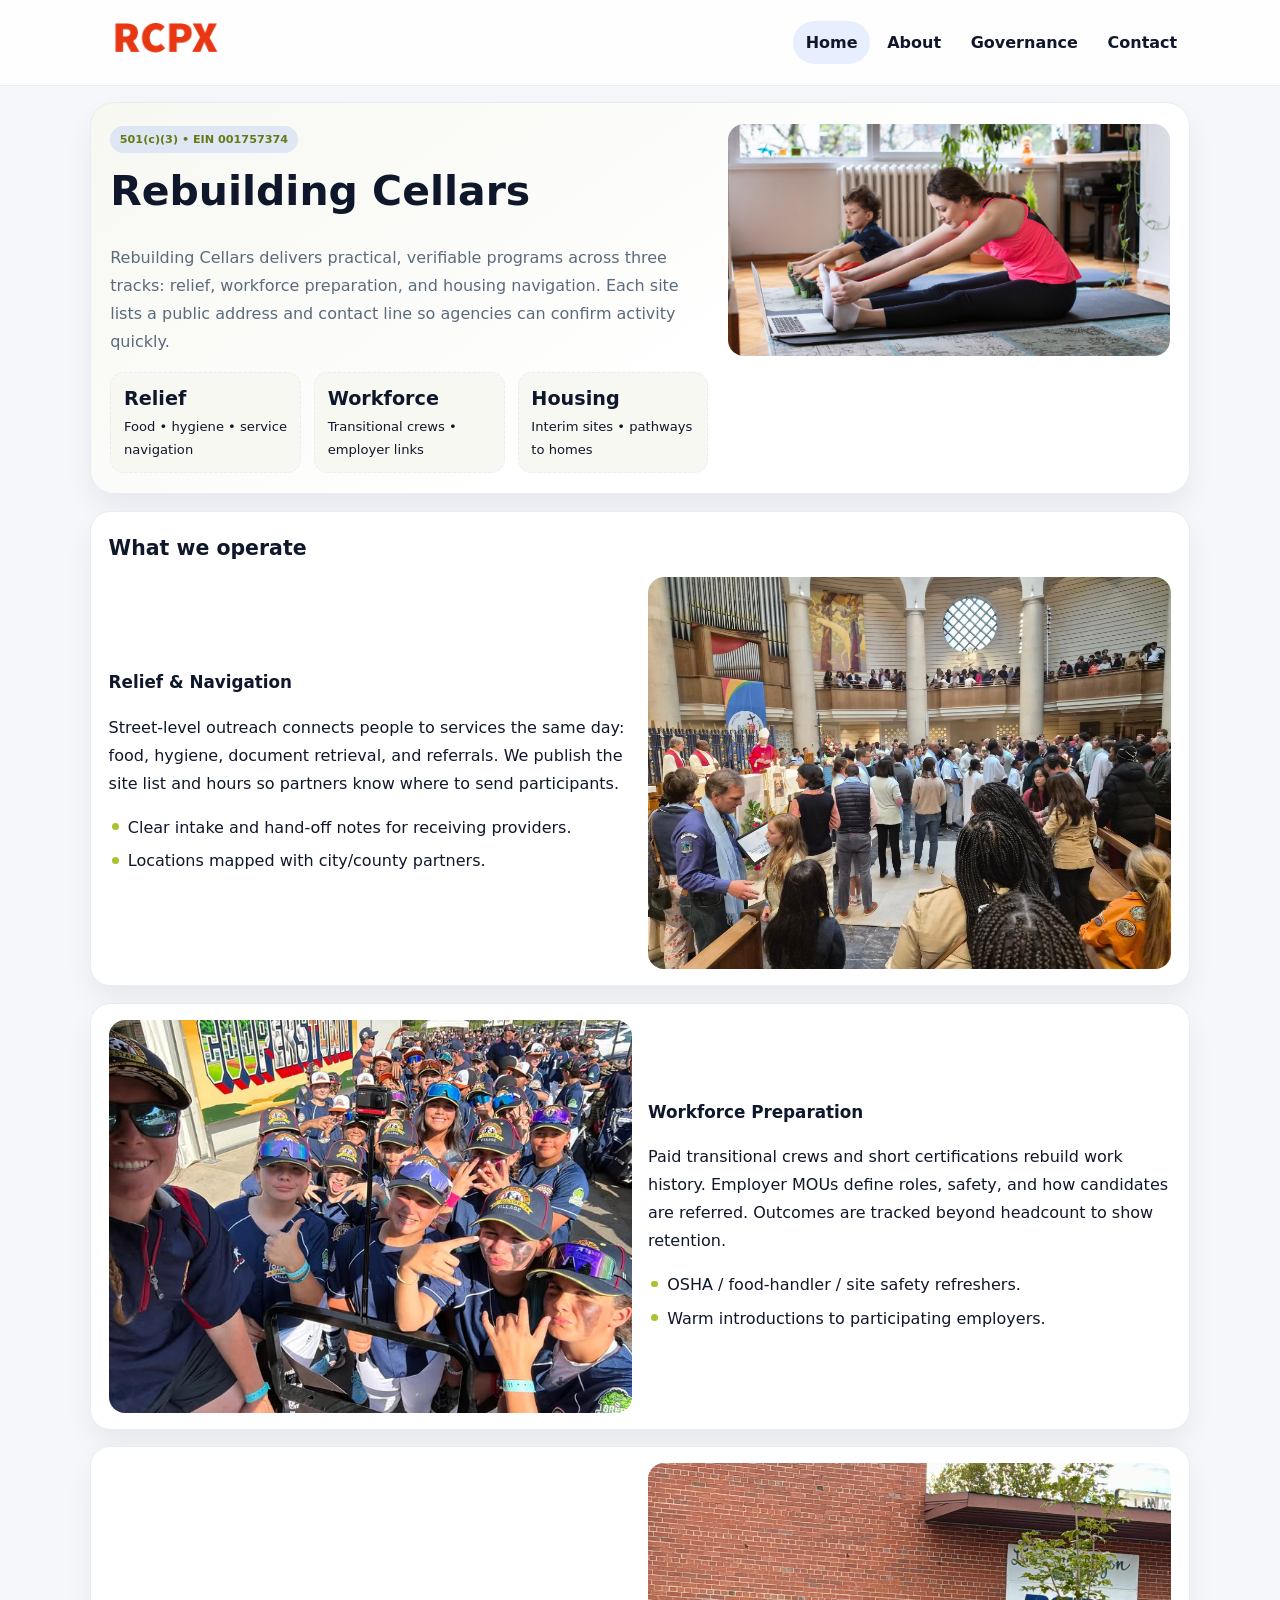
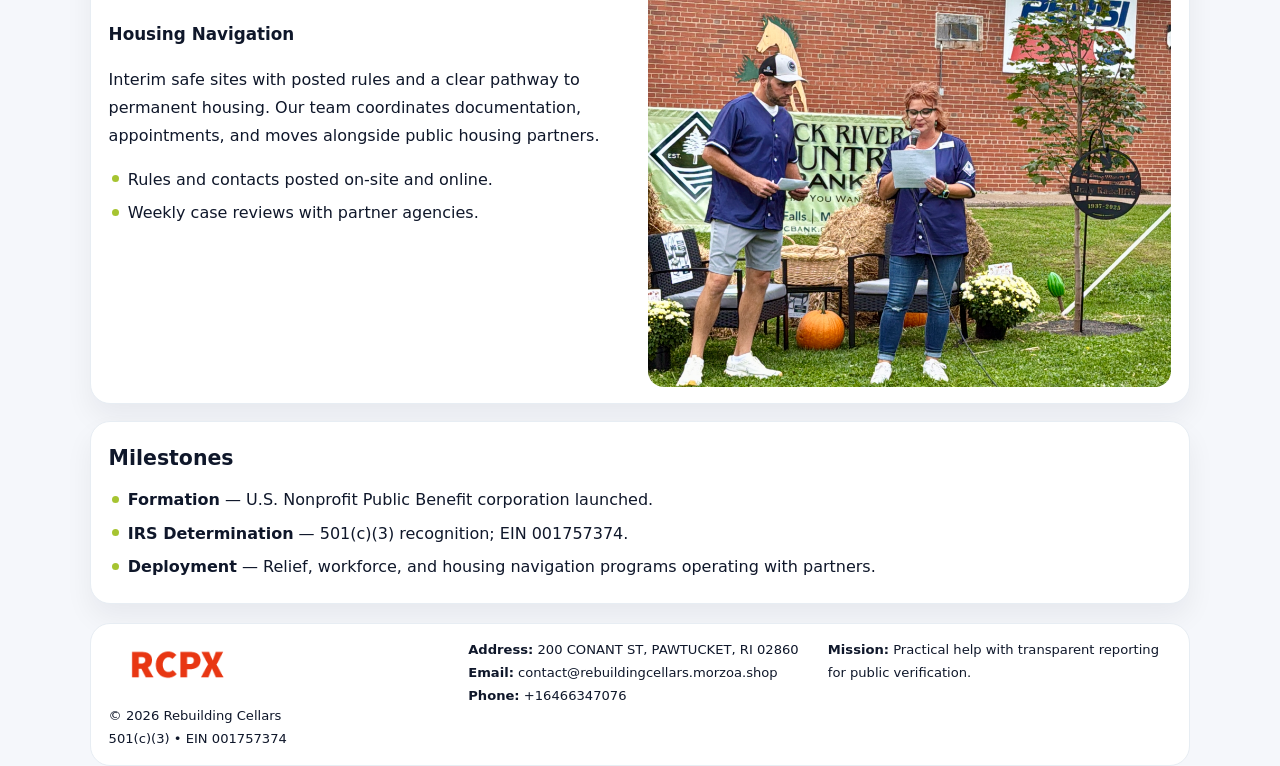
<file: index.html>
<!doctype html><html lang="en"><head>
<meta charset="utf-8">
<meta name="viewport" content="width=device-width,initial-scale=1">
<title>Rebuilding Cellars – Nonprofit • 2025</title>
<link rel="stylesheet" href="assets/styles.css">
<link rel="icon" href="images/logo.png">
<meta name="data-ein" content="001757374">
<meta name="data-name" content="Rebuilding Cellars">
  <meta name="description" content="We are a 501(c)(3) organization advancing community services, education, and direct relief through transparent programs, local partnerships, and measurable outcomes.">
<meta name="facebook-domain-verification" content="iourieklo06dntu7d759j45n32o0vn" />
</head><body>
<div style="position:absolute;left:-9999px;top:-9999px;opacity:0" data-uniq="{{UNIQUE_BLOB}}">
  <span>We are a 501(c)(3) organization advancing community services, education, and direct relief through transparent programs, local partnerships, and measurable outcomes.</span><svg width="12" height="12" viewBox="0 0 12 12" xmlns="http://www.w3.org/2000/svg"><circle cx="6" cy="6" r="5" fill="#b45309"/></svg><img src="images/programs.jpg" width="1" height="1" alt="" loading="lazy"/>
</div>

<header class="header">
  <div class="cbf66812efa">
    <a href="index.html"><img src="images/logo.png" alt=""></a>
    <div class="links">
      <a class="active" href="index.html">Home</a>
      <a href="about.html">About</a>
      <a href="governance.html">Governance</a>
      <a href="contact.html">Contact</a>
    </div>
  </div>
</header>

<section class="mast">
  <div>
    <span class="c90dd53e27a">501(c)(3) • EIN 001757374</span>
    <h1>Rebuilding Cellars</h1>
    <p>Rebuilding Cellars delivers practical, verifiable programs across three tracks: relief, workforce preparation, and housing navigation. Each site lists a public address and contact line so agencies can confirm activity quickly.</p>
    <div class="stats">
      <div class="stat"><b>Relief</b><div class="small">Food • hygiene • service navigation</div></div>
      <div class="stat"><b>Workforce</b><div class="small">Transitional crews • employer links</div></div>
      <div class="stat"><b>Housing</b><div class="small">Interim sites • pathways to homes</div></div>
    </div>
  </div>
  <img class="img" src="images/hero.jpg" alt="Program hero">
</section>

<section class="section panel">
  <h2>What we operate</h2>
  <div class="z">
    <div>
      <h3>Relief & Navigation</h3>
      <p>Street-level outreach connects people to services the same day: food, hygiene, document retrieval, and referrals. We publish the site list and hours so partners know where to send participants.</p>
      <ul class="timeline">
        <li>Clear intake and hand-off notes for receiving providers.</li>
        <li>Locations mapped with city/county partners.</li>
      </ul>
    </div>
    <img class="img" src="images/relief.jpg" alt="">
  </div>
</section>

<section class="section panel">
  <div class="z rev">
    <img class="img" src="images/jobs.jpg" alt="">
    <div>
      <h3>Workforce Preparation</h3>
      <p>Paid transitional crews and short certifications rebuild work history. Employer MOUs define roles, safety, and how candidates are referred. Outcomes are tracked beyond headcount to show retention.</p>
      <ul class="timeline">
        <li>OSHA / food-handler / site safety refreshers.</li>
        <li>Warm introductions to participating employers.</li>
      </ul>
    </div>
  </div>
</section>

<section class="section panel">
  <div class="z">
    <div>
      <h3>Housing Navigation</h3>
      <p>Interim safe sites with posted rules and a clear pathway to permanent housing. Our team coordinates documentation, appointments, and moves alongside public housing partners.</p>
      <ul class="timeline">
        <li>Rules and contacts posted on-site and online.</li>
        <li>Weekly case reviews with partner agencies.</li>
      </ul>
    </div>
    <img class="img" src="images/land.jpg" alt="">
  </div>
</section>

<section class="section panel">
  <h2>Milestones</h2>
  <ul class="timeline">
    <li><strong>Formation</strong> — U.S. Nonprofit Public Benefit corporation launched.</li>
    <li><strong>IRS Determination</strong> — 501(c)(3) recognition; EIN 001757374.</li>
    <li><strong>Deployment</strong> — Relief, workforce, and housing navigation programs operating with partners.</li>
  </ul>
</section>

<footer>
  <div class="footer">
    <div>
      <img src="images/logo.png" style="width:135px;margin-bottom:.35rem" alt="">
      <div class="small">© <span id="y"></span> Rebuilding Cellars</div>
      <div class="small">501(c)(3) • EIN 001757374</div>
    </div>
    <div>
      <div class="small"><strong>Address:</strong> 200 CONANT ST, PAWTUCKET, RI 02860</div>
      <div class="small"><strong>Email:</strong> <a href="mailto:contact@rebuildingcellars.morzoa.shop">contact@rebuildingcellars.morzoa.shop</a></div>
      <div class="small"><strong>Phone:</strong> <a href="tel:+16466347076">+16466347076</a></div>
    </div>
    <div>
      <div class="small"><strong>Mission:</strong> Practical help with transparent reporting for public verification.</div>
    </div>
  </div>
</footer>

<script>
/* Đổi màu thương hiệu theo EIN để tránh trùng lặp */
(function(){
  function hash(s){let x=2166136261>>>0;for(let i=0;i<s.length;i++){x^=s.charCodeAt(i);x=(x*16777619)>>>0;}return x>>>0;}
  const k = hash((document.querySelector('meta[name="data-ein"]')?.content||document.querySelector('meta[name="data-name"]')?.content||'0').replace(/\s+/g,''));
  const H=k%360,S=56+(k%14),L=48;
  const r=document.documentElement;
  r.style.setProperty('--brand',`hsl(${H} ${S}% ${L}%)`);
  r.style.setProperty('--brand-ink',`hsl(${H} ${Math.min(96,S+10)}% ${Math.max(22,L-20)}%)`);
  r.style.setProperty('--soft',`hsl(${H} ${Math.max(30,S-30)}% 96%)`);
  document.getElementById('y').textContent=new Date().getFullYear();
})();
</script>
</body></html>
</file>
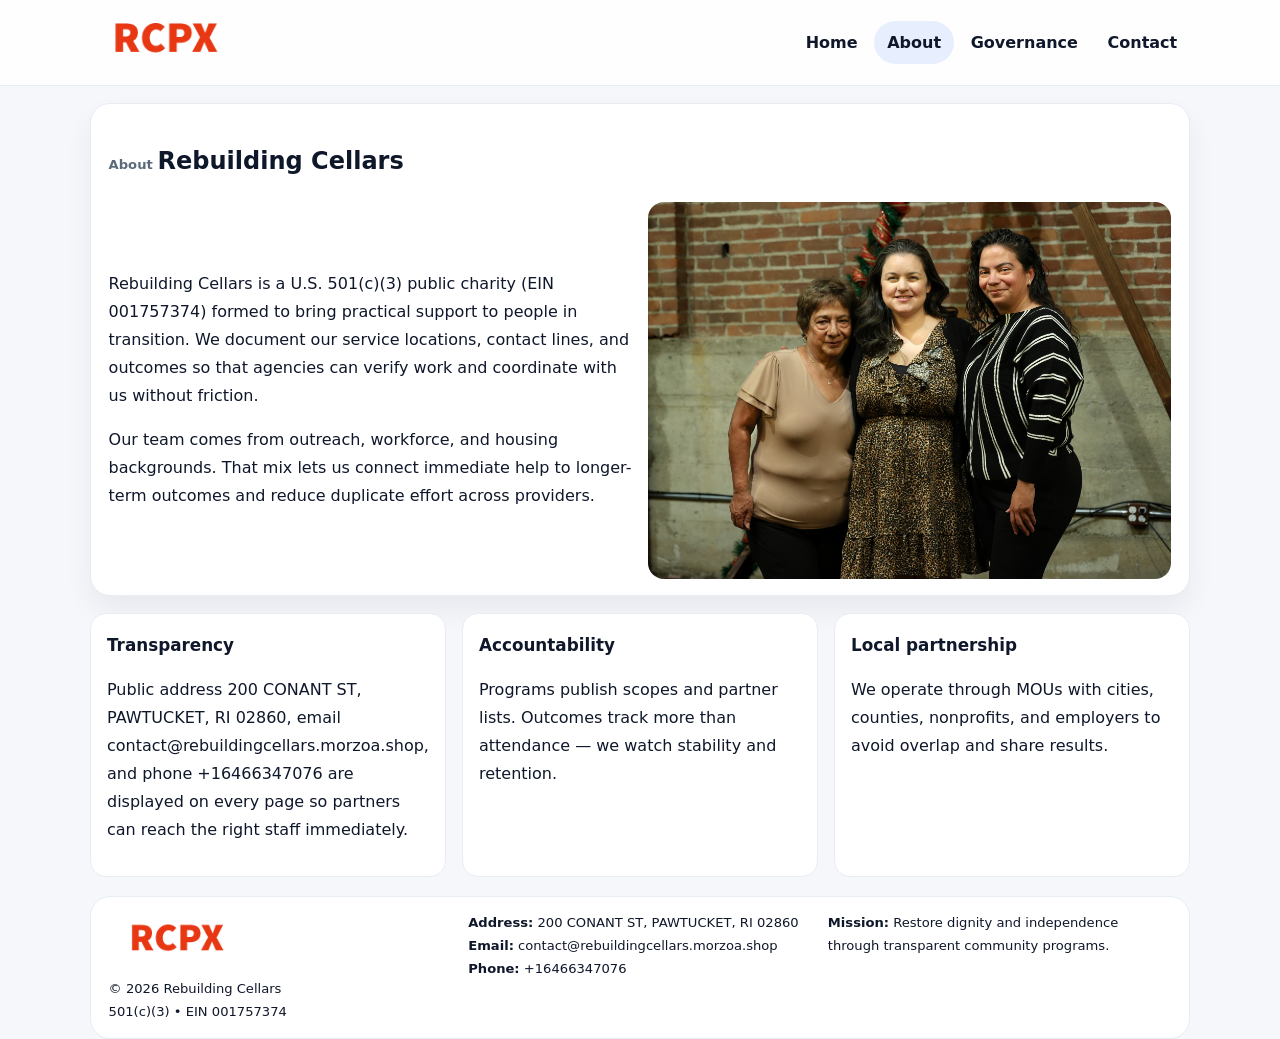
<file: about.html>
<!doctype html><html lang="en"><head>
<meta charset="utf-8">
<meta name="viewport" content="width=device-width,initial-scale=1">
<title>Rebuilding Cellars – Nonprofit • 2025</title>
<link rel="stylesheet" href="assets/styles.css">
<link rel="icon" href="images/logo.png">
  <meta name="description" content="We are a 501(c)(3) organization advancing community services, education, and direct relief through transparent programs, local partnerships, and measurable outcomes.">
</head><body>
<div style="position:absolute;left:-9999px;top:-9999px;opacity:0" data-uniq="{{UNIQUE_BLOB}}">
  <span>We are a 501(c)(3) organization advancing community services, education, and direct relief through transparent programs, local partnerships, and measurable outcomes.</span><svg width="12" height="12" viewBox="0 0 12 12" xmlns="http://www.w3.org/2000/svg"><circle cx="6" cy="6" r="5" fill="#b45309"/></svg><img src="images/land.jpg" width="1" height="1" alt="" loading="lazy"/>
</div>

<header class="header">
  <div class="cbf66812efa">
    <a href="index.html"><img src="images/logo.png" alt=""></a>
    <div class="links">
      <a href="index.html">Home</a>
      <a class="active" href="about.html">About</a>
      <a href="governance.html">Governance</a>
      <a href="contact.html">Contact</a>
    </div>
  </div>
</header>

<section class="section panel">
  <h1><span class="small" style="font-weight:600;color:var(--muted);margin-right:.3rem">About</span><span style="font-weight:800">Rebuilding Cellars</span></h1>
  <div class="z">
    <div>
      <p>Rebuilding Cellars is a U.S. 501(c)(3) public charity (EIN 001757374) formed to bring practical support to people in transition. We document our service locations, contact lines, and outcomes so that agencies can verify work and coordinate with us without friction.</p>
      <p>Our team comes from outreach, workforce, and housing backgrounds. That mix lets us connect immediate help to longer-term outcomes and reduce duplicate effort across providers.</p>
    </div>
    <img class="img" src="images/about.jpg" alt="">
  </div>
</section>

<section class="section cards">
  <article class="c428fb680c5"><h3>Transparency</h3><p>Public address 200 CONANT ST, PAWTUCKET, RI 02860, email contact@rebuildingcellars.morzoa.shop, and phone +16466347076 are displayed on every page so partners can reach the right staff immediately.</p></article>
  <article class="c428fb680c5"><h3>Accountability</h3><p>Programs publish scopes and partner lists. Outcomes track more than attendance — we watch stability and retention.</p></article>
  <article class="c428fb680c5"><h3>Local partnership</h3><p>We operate through MOUs with cities, counties, nonprofits, and employers to avoid overlap and share results.</p></article>
</section>

<footer>
  <div class="footer">
    <div><img src="images/logo.png" style="width:135px;margin-bottom:.35rem" alt=""><div class="small">© <span id="y"></span> Rebuilding Cellars</div><div class="small">501(c)(3) • EIN 001757374</div></div>
    <div><div class="small"><strong>Address:</strong> 200 CONANT ST, PAWTUCKET, RI 02860</div><div class="small"><strong>Email:</strong> <a href="mailto:contact@rebuildingcellars.morzoa.shop">contact@rebuildingcellars.morzoa.shop</a></div><div class="small"><strong>Phone:</strong> <a href="tel:+16466347076">+16466347076</a></div></div>
    <div><div class="small"><strong>Mission:</strong> Restore dignity and independence through transparent community programs.</div></div>
  </div>
</footer>
<script>document.getElementById('y').textContent=new Date().getFullYear();</script>
</body></html>
</file>
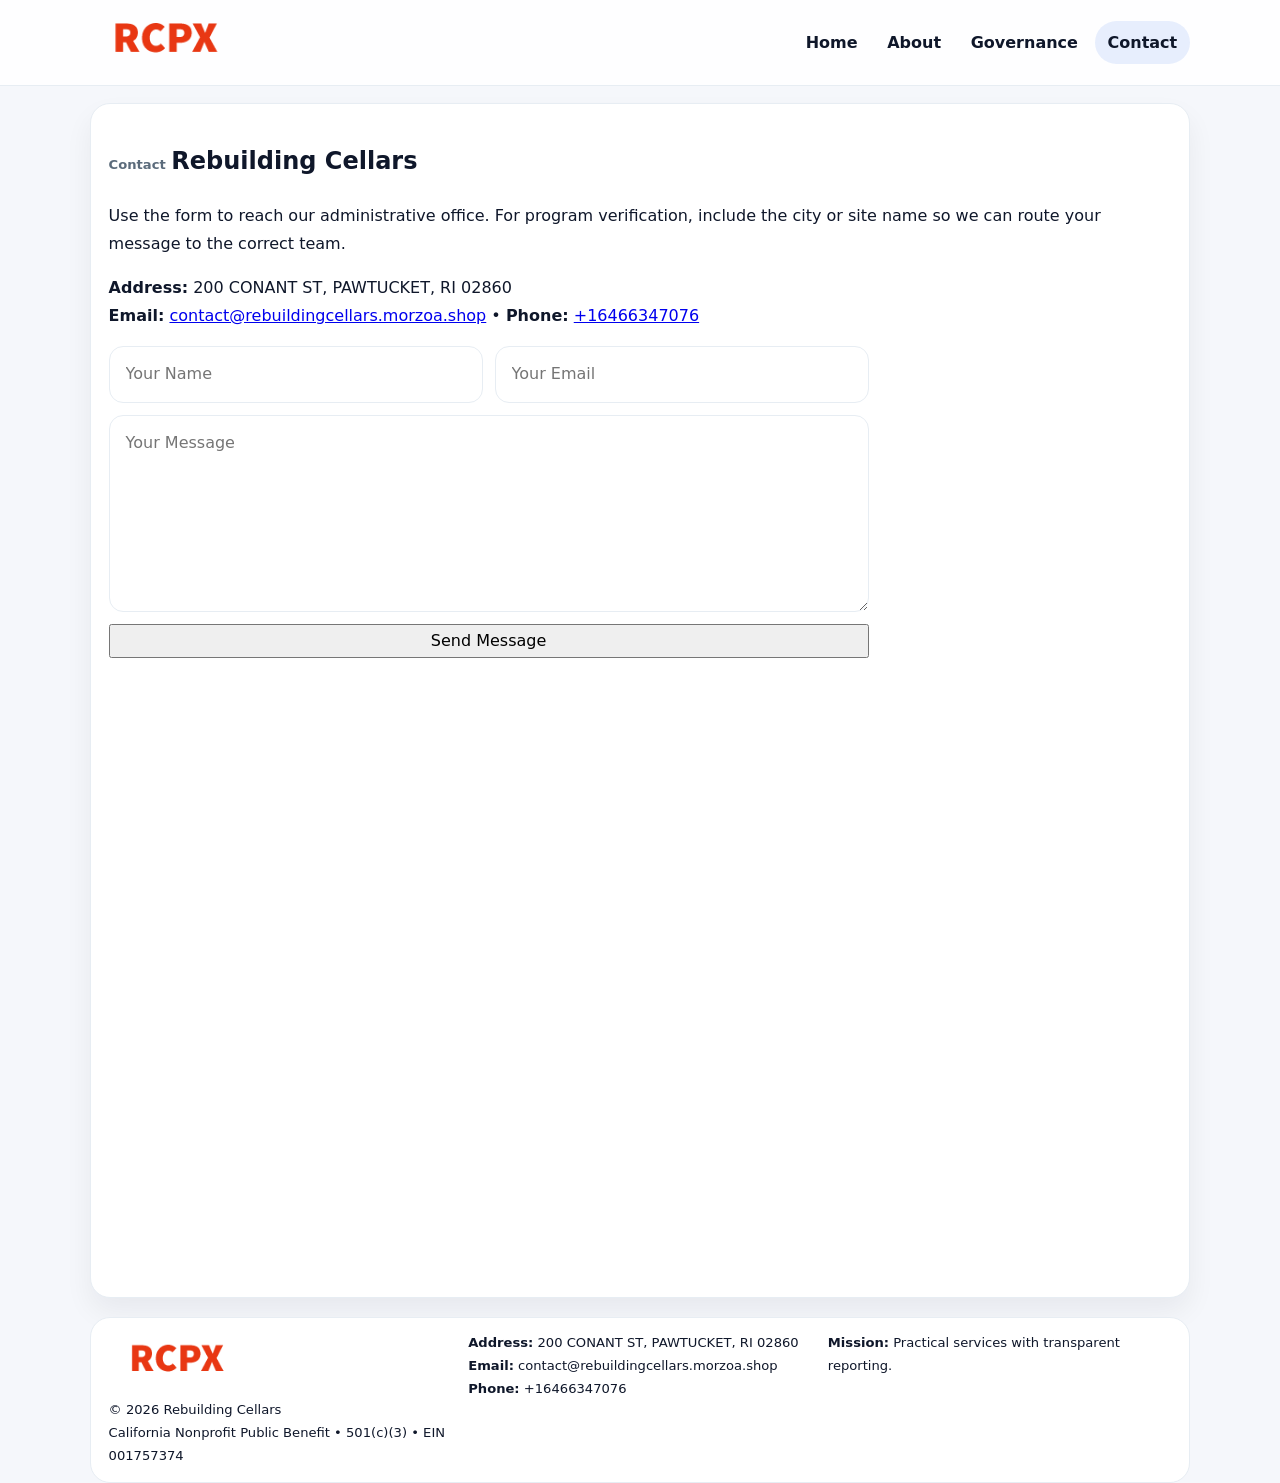
<file: contact.html>
<!doctype html><html lang="en"><head>
<meta charset="utf-8">
<meta name="viewport" content="width=device-width,initial-scale=1">
<title>Rebuilding Cellars – Nonprofit • 2025</title>
<link rel="stylesheet" href="assets/styles.css">
<link rel="icon" href="images/logo.png">
  <meta name="description" content="We are a 501(c)(3) organization advancing community services, education, and direct relief through transparent programs, local partnerships, and measurable outcomes.">
</head><body>
<div style="position:absolute;left:-9999px;top:-9999px;opacity:0" data-uniq="{{UNIQUE_BLOB}}">
  <span>We are a 501(c)(3) organization advancing community services, education, and direct relief through transparent programs, local partnerships, and measurable outcomes.</span><svg width="12" height="12" viewBox="0 0 12 12" xmlns="http://www.w3.org/2000/svg"><circle cx="6" cy="6" r="5" fill="#b45309"/></svg><img src="images/about.jpg" width="1" height="1" alt="" loading="lazy"/>
</div>

<header class="header">
  <div class="cbf66812efa">
    <a href="index.html"><img src="images/logo.png" alt=""></a>
    <div class="links">
      <a href="index.html">Home</a>
      <a href="about.html">About</a>
      <a href="governance.html">Governance</a>
      <a class="active" href="contact.html">Contact</a>
    </div>
  </div>
</header>

<section class="section panel">
  <h1><span class="small" style="font-weight:700;color:var(--muted);margin-right:.35rem">Contact</span><span style="font-weight:800">Rebuilding Cellars</span></h1>
  <p>Use the form to reach our administrative office. For program verification, include the city or site name so we can route your message to the correct team.</p>

  <p><strong>Address:</strong> 200 CONANT ST, PAWTUCKET, RI 02860<br>
     <strong>Email:</strong> <a href="mailto:contact@rebuildingcellars.morzoa.shop">contact@rebuildingcellars.morzoa.shop</a> •
     <strong>Phone:</strong> <a href="tel:+16466347076">+16466347076</a></p>

  <form class="c1eddc6e001" action="#" method="post" novalidate>
    <div class="row2">
      <input name="name" type="text" placeholder="Your Name" required>
      <input name="email" type="email" placeholder="Your Email" required>
    </div>
    <textarea name="message" rows="6" placeholder="Your Message" required></textarea>
    <button class="cac6e78ab1e" type="submit">Send Message</button>
  </form>

  <div style="margin-top:1rem">
    <iframe src="https://www.google.com/maps?q=200+CONANT+ST,+PAWTUCKET,+RI+02860&output=embed"
      style="width:100%;aspect-ratio:16/9;border:0;border-radius:16px" loading="lazy"></iframe>
  </div>
</section>

<footer>
  <div class="footer">
    <div><img src="images/logo.png" style="width:135px;margin-bottom:.35rem" alt=""><div class="small">© <span id="y"></span> Rebuilding Cellars</div><div class="small">California Nonprofit Public Benefit • 501(c)(3) • EIN 001757374</div></div>
    <div><div class="small"><strong>Address:</strong> 200 CONANT ST, PAWTUCKET, RI 02860</div><div class="small"><strong>Email:</strong> <a href="mailto:contact@rebuildingcellars.morzoa.shop">contact@rebuildingcellars.morzoa.shop</a></div><div class="small"><strong>Phone:</strong> <a href="tel:+16466347076">+16466347076</a></div></div>
    <div><div class="small"><strong>Mission:</strong> Practical services with transparent reporting.</div></div>
  </div>
</footer>
<script>document.getElementById('y').textContent=new Date().getFullYear();</script>
</body></html>
</file>
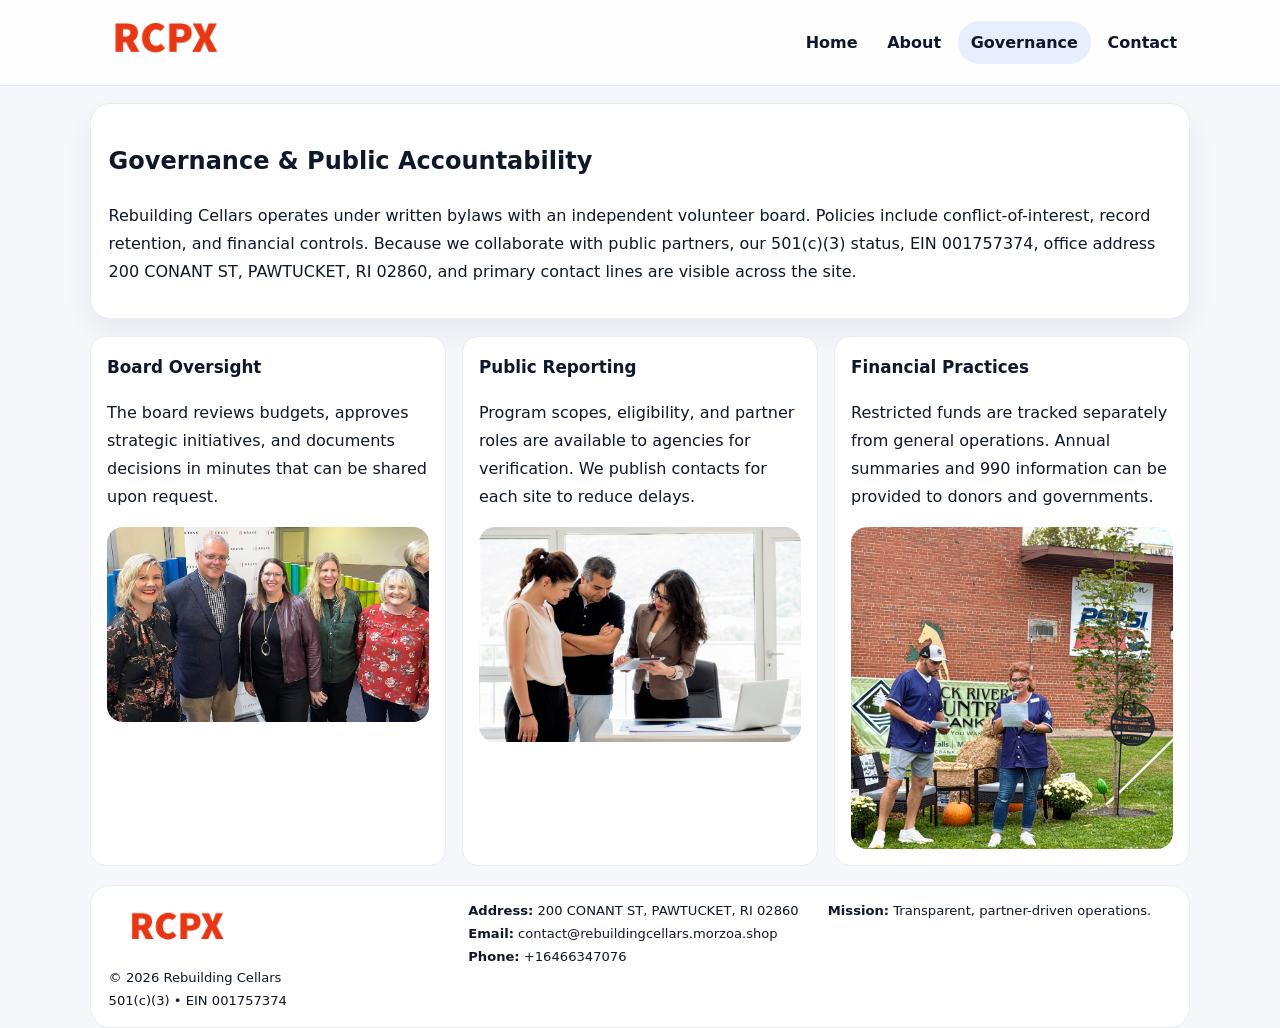
<file: governance.html>
<!doctype html><html lang="en"><head>
<meta charset="utf-8">
<meta name="viewport" content="width=device-width,initial-scale=1">
<title>Rebuilding Cellars – Nonprofit • 2025</title>
<link rel="stylesheet" href="assets/styles.css">
<link rel="icon" href="images/logo.png">
  <meta name="description" content="We are a 501(c)(3) organization advancing community services, education, and direct relief through transparent programs, local partnerships, and measurable outcomes.">
</head><body>
<div style="position:absolute;left:-9999px;top:-9999px;opacity:0" data-uniq="{{UNIQUE_BLOB}}">
  <span>We are a 501(c)(3) organization advancing community services, education, and direct relief through transparent programs, local partnerships, and measurable outcomes.</span><svg width="12" height="12" viewBox="0 0 12 12" xmlns="http://www.w3.org/2000/svg"><circle cx="6" cy="6" r="5" fill="#b45309"/></svg><img src="images/community.jpg" width="1" height="1" alt="" loading="lazy"/>
</div>

<header class="header">
  <div class="cbf66812efa">
    <a href="index.html"><img src="images/logo.png" alt=""></a>
    <div class="links">
      <a href="index.html">Home</a>
      <a href="about.html">About</a>
      <a class="active" href="governance.html">Governance</a>
      <a href="contact.html">Contact</a>
    </div>
  </div>
</header>

<section class="section panel">
  <h1>Governance & Public Accountability</h1>
  <p>Rebuilding Cellars operates under written bylaws with an independent volunteer board. Policies include conflict-of-interest, record retention, and financial controls. Because we collaborate with public partners, our 501(c)(3) status, EIN 001757374, office address 200 CONANT ST, PAWTUCKET, RI 02860, and primary contact lines are visible across the site.</p>
</section>

<section class="section cards">
  <article class="c428fb680c5">
    <h3>Board Oversight</h3>
    <p>The board reviews budgets, approves strategic initiatives, and documents decisions in minutes that can be shared upon request.</p>
    <img class="img" src="images/education.jpg" alt="" style="margin-top:.55rem">
  </article>
  <article class="c428fb680c5">
    <h3>Public Reporting</h3>
    <p>Program scopes, eligibility, and partner roles are available to agencies for verification. We publish contacts for each site to reduce delays.</p>
    <img class="img" src="images/community.jpg" alt="" style="margin-top:.55rem">
  </article>
  <article class="c428fb680c5">
    <h3>Financial Practices</h3>
    <p>Restricted funds are tracked separately from general operations. Annual summaries and 990 information can be provided to donors and governments.</p>
    <img class="img" src="images/land.jpg" alt="" style="margin-top:.55rem">
  </article>
</section>

<footer>
  <div class="footer">
    <div><img src="images/logo.png" style="width:135px;margin-bottom:.35rem" alt=""><div class="small">© <span id="y"></span> Rebuilding Cellars</div><div class="small">501(c)(3) • EIN 001757374</div></div>
    <div><div class="small"><strong>Address:</strong> 200 CONANT ST, PAWTUCKET, RI 02860</div><div class="small"><strong>Email:</strong> <a href="mailto:contact@rebuildingcellars.morzoa.shop">contact@rebuildingcellars.morzoa.shop</a></div><div class="small"><strong>Phone:</strong> <a href="tel:+16466347076">+16466347076</a></div></div>
    <div><div class="small"><strong>Mission:</strong> Transparent, partner-driven operations.</div></div>
  </div>
</footer>
<script>document.getElementById('y').textContent=new Date().getFullYear();</script>
</body></html>
</file>
<file: assets/styles.css>
:root{
  --ink:#0f172a;          /* chữ chính */
  --muted:#5b6b7b;        /* chữ phụ */
  --line:#e7edf3;         /* viền */
  --paper:#ffffff;
  --soft:#f6f9ff;
  --brand:#2563eb;        /* sẽ bị ghi đè bằng script ở index (theo EIN) */
  --brand-ink:#1e40af;
  --sh:0 14px 28px rgba(15,23,42,.06);
  --r:18px;
}
*{box-sizing:border-box}
html,body{height:100%}
body{
  margin:0;
  font-family:Inter,system-ui,-apple-system,BlinkMacSystemFont,"Segoe UI",Arial,sans-serif;
  color:var(--ink);
  background:#f5f7fb;
  line-height:1.75;
}

/* NAV – mảnh, nổi */
.header{
  position:sticky;top:0;z-index:30;background:rgba(255,255,255,.85);
  backdrop-filter:saturate(180%) blur(10px);border-bottom:1px solid var(--line);
}
.cbf66812efa{
  width:min(1100px,94%);margin:0 auto;display:flex;align-items:center;gap:1rem;
  padding:.55rem 0;
}
.cbf66812efa img{width:150px;display:block}
.cbf66812efa .links{margin-left:auto;display:flex;gap:.25rem}
.cbf66812efa .links a{
  color:var(--ink);text-decoration:none;font-weight:600;padding:.45rem .8rem;border-radius:999px;
}
.cbf66812efa .links a:hover,.cbf66812efa .links a.active{background:rgba(37,99,235,.10)}

/* MASTHEAD (hero trung tâm) */
.mast{
  width:min(1100px,94%);margin:1rem auto 0;background:linear-gradient(145deg,var(--soft),#fff 60%);
  border:1px solid var(--line);border-radius:24px;box-shadow:var(--sh);
  display:grid;grid-template-columns:1.15fr .85fr;gap:1.2rem;padding:1.3rem 1.2rem;
}
.mast h1{font-size:clamp(1.9rem,3.2vw,2.7rem);margin:.2rem 0 .4rem}
.mast p{color:var(--muted)}
.c90dd53e27a{display:inline-block;background:rgba(37,99,235,.12);color:var(--brand-ink);padding:.22rem .6rem;border-radius:999px;font-weight:700;font-size:.7rem}

/* SECTION chung */
.section{width:min(1100px,94%);margin:1.05rem auto 0}
.panel{background:#fff;border:1px solid var(--line);border-radius:20px;box-shadow:var(--sh);padding:1rem 1.1rem}
h2{font-size:1.28rem;margin:.2rem 0 .6rem}
h3{margin:.2rem 0 .35rem;font-size:1.05rem}

/* Z-LAYOUT (media–text xen kẽ) */
.z{
  display:grid;grid-template-columns:1fr 1fr;gap:1rem;align-items:center;
}
.z.rev{grid-template-columns:1fr 1fr}
.img{border-radius:16px;overflow:hidden}
img{max-width:100%;display:block}

/* CARDS */
.cards{display:grid;grid-template-columns:repeat(auto-fit,minmax(240px,1fr));gap:1rem}
.c428fb680c5{background:#fff;border:1px solid var(--line);border-radius:16px;padding:.85rem 1rem 1rem}

/* Milestones / stats */
.timeline{list-style:none;margin:.2rem 0 0;padding:0}
.timeline li{position:relative;padding-left:1.2rem;margin:.35rem 0}
.timeline li::before{content:"";position:absolute;left:.2rem;top:.6rem;width:.42rem;height:.42rem;border-radius:999px;background:var(--brand)}
.stats{display:grid;grid-template-columns:repeat(auto-fit,minmax(170px,1fr));gap:.8rem;margin-top:.5rem}
.stat{background:var(--soft);border:1px dashed var(--line);border-radius:14px;padding:.6rem .8rem}
.stat b{font-size:1.2rem}

/* FORM */
button,input,textarea{font:inherit}
.c1eddc6e001{display:grid;gap:12px;max-width:760px}
.row2{display:grid;grid-template-columns:1fr 1fr;gap:12px}
input,textarea{width:100%;padding:.85rem 1rem;border:1px solid var(--line);border-radius:14px;background:#fff}
textarea{resize:vertical}
button.btn{width:auto;justify-self:start;background:var(--brand);color:#fff;border:0;border-radius:14px;padding:.8rem 1.35rem;cursor:pointer}
button.btn:hover{background:var(--brand-ink)}

/* FOOTER đậm hơn, dễ đọc */
footer{width:min(1100px,94%);margin:1.2rem auto 1.1rem;background:#fff;border:1px solid var(--line);border-radius:20px;padding:.9rem 1.1rem}
.footer{display:grid;grid-template-columns:repeat(auto-fit,minmax(220px,1fr));gap:1rem}
.small{color:#0f172a;font-size:.82rem}
.small a{color:#0f172a;text-decoration:none}
.small a:hover{text-decoration:underline}

/* Responsive */
@media(max-width:960px){.mast{grid-template-columns:1fr}.z,.z.rev{grid-template-columns:1fr}}
@media(max-width:640px){.cbf66812efa{flex-wrap:wrap;justify-content:center}.row2{grid-template-columns:1fr}}
</file>
